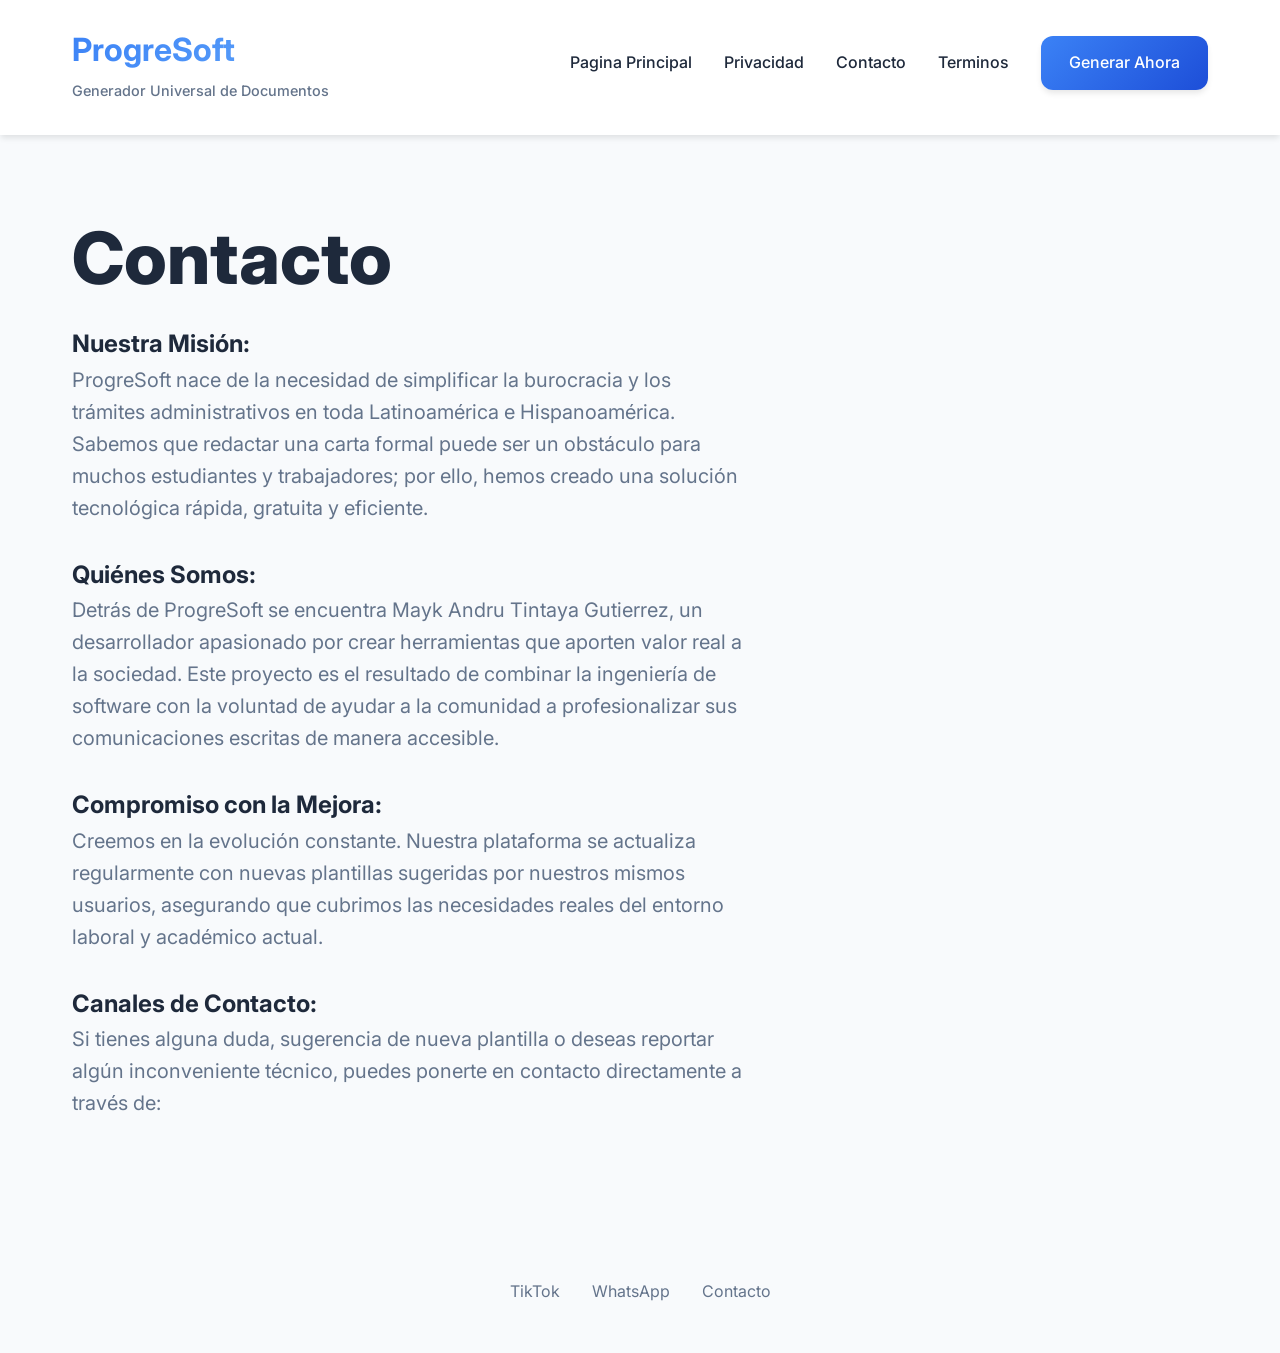
<file: contacto.html>
<!DOCTYPE html>
<html lang="en">
<head>
    <meta charset="UTF-8">
    <meta name="viewport" content="width=device-width, initial-scale=1.0">
    <title>Document</title>
    <link rel="stylesheet" href="estilos/main.css">
    <link href="https://fonts.googleapis.com/css2?family=Inter:wght@300;400;500;600;700&display=swap" rel="stylesheet">
</head>
<body>
    <header class="header">
        <nav class="navbar">
            <div class="logo">
                <h1>ProgreSoft</h1>
                <span>Generador Universal de Documentos</span>
            </div>
            <ul class="nav-links">
                <li><a href="index.html">Pagina Principal</a></li>
                <li><a href="privacidad.html">Privacidad</a></li>
                <li><a href="contacto.html">Contacto</a></li>
                <li><a href="terminos.html">Terminos</a></li>
                <li><a href="generador.html" class="btn-primary">Generar Ahora</a></li>
            </ul>
            <div class="mobile-menu">☰</div>
        </nav>
    </header>
    <main>
        <section d="hero" class="hero">
            <div class="hero-content">
                <h1>Contacto</h1>
                <h2>Nuestra Misión:</h2>
                <p>ProgreSoft nace de la necesidad de simplificar la burocracia y los trámites administrativos en toda Latinoamérica e Hispanoamérica. Sabemos que redactar una carta formal puede ser un obstáculo para muchos estudiantes y trabajadores; por ello, hemos creado una solución tecnológica rápida, gratuita y eficiente.</p>
                <h2>Quiénes Somos:</h2>
                <p>Detrás de ProgreSoft se encuentra Mayk Andru Tintaya Gutierrez, un desarrollador apasionado por crear herramientas que aporten valor real a la sociedad. Este proyecto es el resultado de combinar la ingeniería de software con la voluntad de ayudar a la comunidad a profesionalizar sus comunicaciones escritas de manera accesible.</p>
                <h2>Compromiso con la Mejora:</h2>
                <p>Creemos en la evolución constante. Nuestra plataforma se actualiza regularmente con nuevas plantillas sugeridas por nuestros mismos usuarios, asegurando que cubrimos las necesidades reales del entorno laboral y académico actual.</p>
                <h2>Canales de Contacto:</h2>
                <p>Si tienes alguna duda, sugerencia de nueva plantilla o deseas reportar algún inconveniente técnico, puedes ponerte en contacto directamente a través de:</p>
            </div>
        </section>
    </main>
    <footer class="footer">
        <div class="social-links"
        style="display: flex; justify-content: center;">
            <a href="">TikTok</a>
            <a href="#">WhatsApp</a>
            <a href="#">Contacto</a>
        </div>
    </footer>

    <script src="scripts/main.js"></script>
    <script async src="https://pagead2.googlesyndication.com/pagead/js/adsbygoogle.js?client=ca-pub-XXXX"></script>
</body>
</html>
</file>
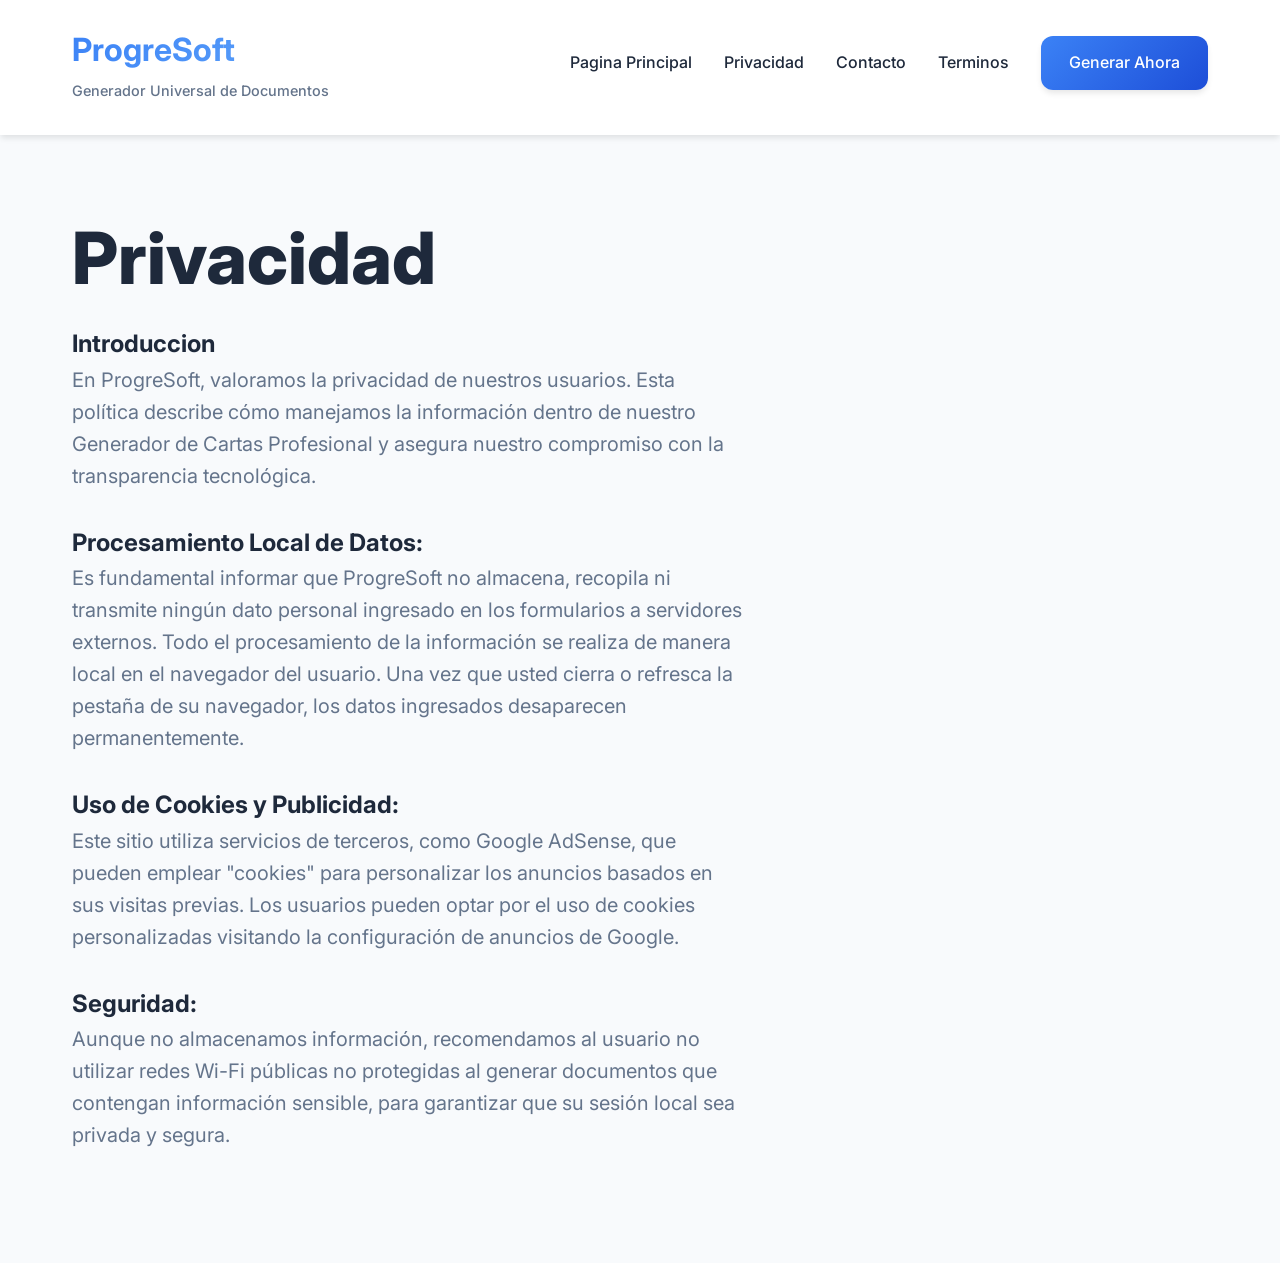
<file: privacidad.html>
<!DOCTYPE html>
<html lang="en">
<head>
    <meta charset="UTF-8">
    <meta name="viewport" content="width=device-width, initial-scale=1.0">
    <title>Document</title>
    <link rel="stylesheet" href="estilos/main.css">
    <link href="https://fonts.googleapis.com/css2?family=Inter:wght@300;400;500;600;700&display=swap" rel="stylesheet">
</head>
<body>
    <header class="header">
        <nav class="navbar">
            <div class="logo">
                <h1>ProgreSoft</h1>
                <span>Generador Universal de Documentos</span>
            </div>
            <ul class="nav-links">
                <li><a href="index.html">Pagina Principal</a></li>

                <li><a href="privacidad.html">Privacidad</a></li>
                <li><a href="contacto.html">Contacto</a></li>
                <li><a href="terminos.html">Terminos</a></li>
                <li><a href="generador.html" class="btn-primary">Generar Ahora</a></li>
            </ul>
            <div class="mobile-menu">☰</div>
        </nav>
    </header>
    <main>
        <section d="hero" class="hero">
            <div class="hero-content">
                <h1>Privacidad</h1>
                <h2>Introduccion</h2>
                <p>En ProgreSoft, valoramos la privacidad de nuestros usuarios. Esta política describe cómo manejamos la información dentro de nuestro Generador de Cartas Profesional y asegura nuestro compromiso con la transparencia tecnológica.</p>
                <h2>Procesamiento Local de Datos:</h2>
                <p>Es fundamental informar que ProgreSoft no almacena, recopila ni transmite ningún dato personal ingresado en los formularios a servidores externos. Todo el procesamiento de la información se realiza de manera local en el navegador del usuario. Una vez que usted cierra o refresca la pestaña de su navegador, los datos ingresados desaparecen permanentemente.</p>
                <h2>Uso de Cookies y Publicidad:</h2>
                <p>Este sitio utiliza servicios de terceros, como Google AdSense, que pueden emplear "cookies" para personalizar los anuncios basados en sus visitas previas. Los usuarios pueden optar por el uso de cookies personalizadas visitando la configuración de anuncios de Google.</p>
                <h2>Seguridad:</h2>
                <p>Aunque no almacenamos información, recomendamos al usuario no utilizar redes Wi-Fi públicas no protegidas al generar documentos que contengan información sensible, para garantizar que su sesión local sea privada y segura.</p>
            </div>
        </section>
    </main>
    <script src="scripts/main.js"></script>
    <script async src="https://pagead2.googlesyndication.com/pagead/js/adsbygoogle.js?client=ca-pub-XXXX"></script>
</body>
</html>
</file>
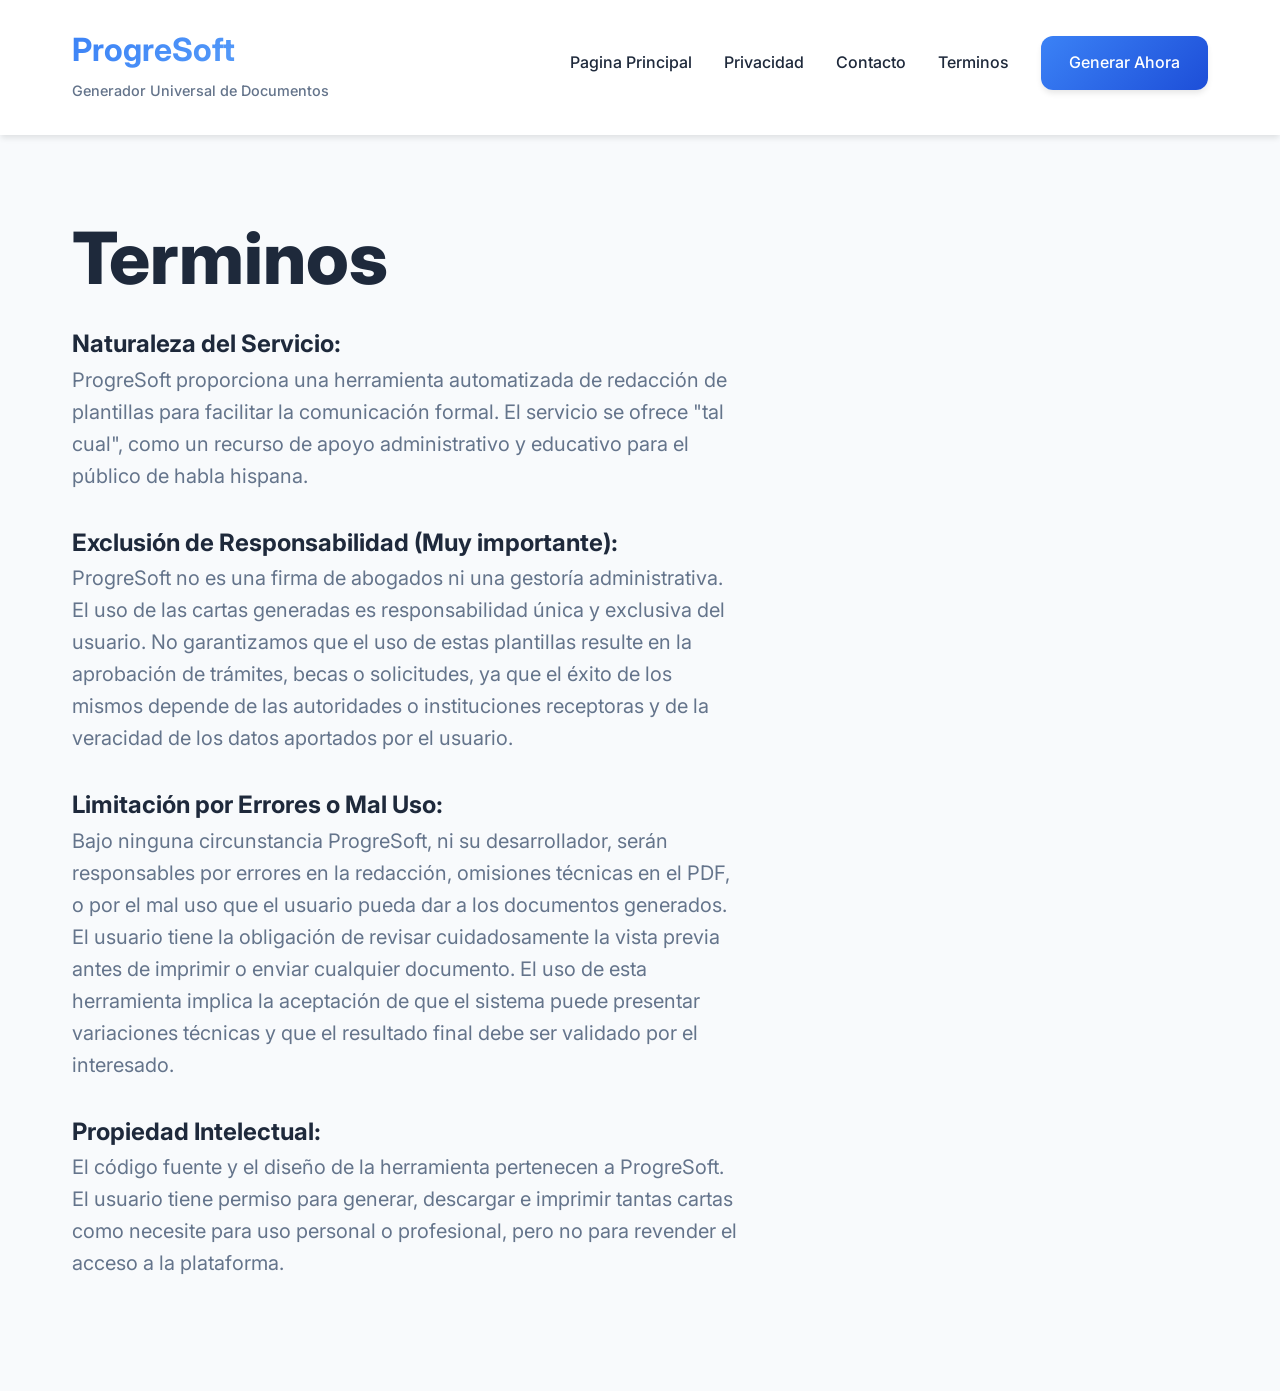
<file: terminos.html>
<!DOCTYPE html>
<html lang="en">
<head>
    <meta charset="UTF-8">
    <meta name="viewport" content="width=device-width, initial-scale=1.0">
    <title>Document</title>
    <link rel="stylesheet" href="estilos/main.css">
    <link href="https://fonts.googleapis.com/css2?family=Inter:wght@300;400;500;600;700&display=swap" rel="stylesheet">
</head>
<body>
    <header class="header">
        <nav class="navbar">
            <div class="logo">
                <h1>ProgreSoft</h1>
                <span>Generador Universal de Documentos</span>
            </div>
            <ul class="nav-links">
                <li><a href="index.html">Pagina Principal</a></li>
                <li><a href="privacidad.html">Privacidad</a></li>
                <li><a href="contacto.html">Contacto</a></li>
                <li><a href="terminos.html">Terminos</a></li>
                <li><a href="generador.html" class="btn-primary">Generar Ahora</a></li>
            </ul>
            <div class="mobile-menu">☰</div>
        </nav>
    </header>
    <main>
        <section d="hero" class="hero">
            <div class="hero-content">
                <h1>Terminos</h1>
                <h2>Naturaleza del Servicio:</h2>
                <p>ProgreSoft proporciona una herramienta automatizada de redacción de plantillas para facilitar la comunicación formal. El servicio se ofrece "tal cual", como un recurso de apoyo administrativo y educativo para el público de habla hispana.</p>
                <h2>Exclusión de Responsabilidad (Muy importante):</h2>
                <p>ProgreSoft no es una firma de abogados ni una gestoría administrativa. El uso de las cartas generadas es responsabilidad única y exclusiva del usuario. No garantizamos que el uso de estas plantillas resulte en la aprobación de trámites, becas o solicitudes, ya que el éxito de los mismos depende de las autoridades o instituciones receptoras y de la veracidad de los datos aportados por el usuario.</p>
                <h2>Limitación por Errores o Mal Uso:</h2>
                <p>Bajo ninguna circunstancia ProgreSoft, ni su desarrollador, serán responsables por errores en la redacción, omisiones técnicas en el PDF, o por el mal uso que el usuario pueda dar a los documentos generados. El usuario tiene la obligación de revisar cuidadosamente la vista previa antes de imprimir o enviar cualquier documento. El uso de esta herramienta implica la aceptación de que el sistema puede presentar variaciones técnicas y que el resultado final debe ser validado por el interesado.</p>
                <h2>Propiedad Intelectual:</h2>
                <p>El código fuente y el diseño de la herramienta pertenecen a ProgreSoft. El usuario tiene permiso para generar, descargar e imprimir tantas cartas como necesite para uso personal o profesional, pero no para revender el acceso a la plataforma.</p>
            </div>
        </section>
    </main>
    <script src="scripts/main.js"></script>
    <script async src="https://pagead2.googlesyndication.com/pagead/js/adsbygoogle.js?client=ca-pub-XXXX"></script>
</body>
</html>
</file>
<file: estilos/main.css>
/* === VARIABLES CSS === */
:root {
    /* Light Mode */
    --bg-primary: #f8fafc;
    --bg-secondary: #ffffff;
    --card-bg: #ffffff;
    --text-primary: #1e293b;
    --text-secondary: #64748b;
    --accent: #3b82f6;
    --accent-hover: #1d4ed8;
    --border: #e2e8f0;
    --shadow: 0 4px 6px -1px rgba(0, 0,0, 0.1);
    --shadow-lg: 0 20px 40px rgba(0,0,0,0.15);
}

[data-theme="dark"] {
    /* Dark Mode */
    --bg-primary: #0f0f23;
    --bg-secondary: #1a1a2e;
    --card-bg: #16213e;
    --text-primary: #f8fafc;
    --text-secondary: #94a3b8;
    --accent: #1e3799;
    --accent-hover: #0c2461;
    --border: #334155;
    --shadow: 0 10px 30px rgba(0,0,0,0.5);
    --shadow-lg: 0 25px 50px rgba(0,0,0,0.6);
}

* {
    margin: 0;
    padding: 0;
    box-sizing: border-box;
}

body {
    font-family: 'Inter', -apple-system, BlinkMacSystemFont, sans-serif;
    background: var(--bg-primary);
    color: var(--text-primary);
    line-height: 1.6;
    transition: all 0.3s ease;
    overflow-x: hidden;
}

/* === COMMON === */
.btn-primary, .btn-primary.btn-large {
    background: linear-gradient(135deg, var(--accent), var(--accent-hover));
    color: white !important;
    border: none;
    padding: 14px 28px;
    border-radius: 12px;
    font-weight: 600;
    cursor: pointer;
    transition: all 0.3s ease;
    text-decoration: none;
    display: inline-flex;
    align-items: center;
    gap: 10px;
    font-size: 1rem;
    box-shadow: var(--shadow);
}

.btn-primary:hover, .btn-primary.btn-large:hover {
    background: linear-gradient(135deg, var(--accent-hover), var(--accent));
    transform: translateY(-2px);
    box-shadow: var(--shadow-lg);
}

.btn-secondary, .btn-secondary.btn-large {
    background: transparent;
    color: var(--text-primary);
    border: 2px solid var(--border);
    padding: 14px 28px;
    border-radius: 12px;
    font-weight: 600;
    cursor: pointer;
    transition: all 0.3s ease;
    text-decoration: none;
    display: inline-flex;
    align-items: center;
    gap: 10px;
    font-size: 1rem;
}

.btn-secondary:hover, .btn-secondary.btn-large:hover {
    background: var(--border);
    transform: translateY(-1px);
}

/* === LANDING PAGE === */
.header {
    background: var(--bg-secondary);
    box-shadow: var(--shadow);
    position: sticky;
    top: 0;
    z-index: 100;
    height: 15vh;
}

.navbar {
    max-width: 1200px;
    margin: 0 auto;
    padding: 1.5rem 2rem;
    display: flex;
    justify-content: space-between;
    align-items: center;
}

.logo {
    display: flex;
    flex-direction: column;
    gap: 0.25rem;
}

.logo h1 {
    font-size: 2rem;
    font-weight: 700;
    background: linear-gradient(135deg, var(--accent), #60a5fa);
    -webkit-background-clip: text;
    -webkit-text-fill-color: transparent;
    background-clip: text;
    margin: 0;
}

.logo span {
    font-size: 0.9rem;
    color: var(--text-secondary);
    font-weight: 500;
}

.nav-links {
    display: flex;
    list-style: none;
    gap: 2rem;
    align-items: center;
}

.nav-links li a {
    color: var(--text-primary);
    text-decoration: none;
    font-weight: 500;
    transition: color 0.3s ease;
}

.nav-links li a:hover {
    color: var(--accent);
}

.mobile-menu {
    display: none;
    font-size: 1.1rem;
    cursor: pointer;
    padding: 1rem;
    border-radius: 50%;
    width: 50px;
    height: 50px;
    background-color: rgba(102, 115, 240, 0.5);
    box-shadow: 0px 0px 20px rgb(135, 135, 225);
}

.hero {
    max-width: 1200px;
    margin: 0 auto;
    padding: 5rem 2rem;
    display: grid;
    grid-template-columns: 1fr 400px;
    gap: 4rem;
    align-items: center;
}

.hero h1 {
    font-size: clamp(2.8rem, 6vw, 4.5rem);
    line-height: 1.2;
    margin-bottom: 1.5rem;
    font-weight: 800;
}

.gradient-text {
    background: linear-gradient(135deg, var(--accent), #60a5fa);
    -webkit-background-clip: text;
    -webkit-text-fill-color: transparent;
    background-clip: text;
}

.hero p {
    font-size: 1.25rem;
    margin-bottom: 2rem;
    color: var(--text-secondary);
}

.hero-buttons {
    display: flex;
    gap: 1.5rem;
    margin: 2rem 0;
    flex-wrap: wrap;
}

.hero-image {
    display: flex;
    justify-content: center;
    align-items: flex-end;
}

.demo-pdf {
    position: relative;
}

.pdf-mockup {
    background: linear-gradient(145deg, #ffffff, #f0f0f0);
    width: 280px;
    height: 380px;
    border-radius: 12px;
    box-shadow: var(--shadow-lg);
    padding: 30px 25px;
    text-align: center;
    position: relative;
}

.pdf-mockup::before {
    content: '';
    position: absolute;
    top: 10px;
    left: 15px;
    right: 15px;
    height: 8px;
    background: linear-gradient(90deg, #3b82f6, #10b981);
    border-radius: 4px;
}

.pdf-mockup span {
    font-size: 1.2rem;
    font-weight: 700;
    color: var(--text-primary);
    display: block;
    margin-bottom: 0.5rem;
}

.pdf-mockup small {
    color: var(--text-secondary);
    font-size: 0.85rem;
}

.features, .testimonials {
    padding: 6rem 2rem;
    max-width: 1200px;
    margin: 0 auto;
}

.features h2, .testimonials h2 {
    text-align: center;
    font-size: 3rem;
    margin-bottom: 3rem;
    background: linear-gradient(135deg, var(--text-primary), var(--text-secondary));
    -webkit-background-clip: text;
    -webkit-text-fill-color: transparent;
    background-clip: text;
}

.cards-grid {
    display: grid;
    grid-template-columns: repeat(auto-fit, minmax(320px, 1fr));
    gap: 2rem;
}

.card {
    background: var(--card-bg);
    padding: 2.5rem 2rem;
    border-radius: 20px;
    text-align: center;
    box-shadow: var(--shadow);
    border: 1px solid var(--border);
    transition: all 0.4s ease;
    height: 100%;
}

.card:hover {
    transform: translateY(-12px);
    box-shadow: var(--shadow-lg);
}

.card-icon {
    font-size: 4rem;
    margin-bottom: 1.5rem;
    display: block;
}

.card h3 {
    font-size: 1.5rem;
    margin-bottom: 1.5rem;
    color: var(--text-primary);
}

.card ul {
    list-style: none;
    text-align: left;
}

.card li {
    padding: 0.5rem 0;
    color: var(--text-secondary);
    padding-left: 1.5rem;
    position: relative;
}

.card li::before {
    content: '✓';
    position: absolute;
    left: 0;
    color: var(--accent);
    font-weight: bold;
}

.sugerencia-form {
    max-width: 600px;
    margin: 3rem auto;
    display: grid;
    gap: 1.5rem;
    padding: 2rem;
    background: var(--card-bg);
    border-radius: 16px;
    box-shadow: var(--shadow);
}

.sugerencia-form input {
    padding: 16px;
    border: 2px solid var(--border);
    border-radius: 12px;
    font-size: 1rem;
    background: var(--bg-secondary);
    color: var(--text-primary);
    transition: border-color 0.3s ease;
}

.sugerencia-form input:focus {
    outline: none;
    border-color: var(--accent);
    box-shadow: 0 0 0 3px rgba(59, 130, 246, 0.1);
}

.sugerencia-form button {
    background: linear-gradient(135deg, var(--accent), var(--accent-hover));
    color: white;
    border: none;
    padding: 16px;
    border-radius: 12px;
    font-size: 1.1rem;
    font-weight: 700;
    cursor: pointer;
    transition: all 0.3s ease;
}

.stats {
    display: grid;
    grid-template-columns: repeat(auto-fit, minmax(180px, 1fr));
    gap: 3rem;
    text-align: center;
    padding: 6rem 2rem;
    background: linear-gradient(135deg, var(--bg-secondary), var(--bg-primary));
}

.stat {
    padding: 2rem;
}

.stat h3 {
    font-size: 4rem;
    font-weight: 800;
    background: linear-gradient(135deg, var(--accent), #60a5fa);
    -webkit-background-clip: text;
    -webkit-text-fill-color: transparent;
    background-clip: text;
    margin-bottom: 0.5rem;
}

.stat p {
    color: var(--text-secondary);
    font-size: 1.1rem;
    font-weight: 500;
}

/* === GENERADOR APP === */
.app-container {
    max-width: 1400px;
    margin: 0 auto;
    min-height: 100vh;
    padding-bottom: 2rem;
}

.theme-toggle {
    position: fixed;
    top: 20px;
    right: 20px;
    width: 56px;
    height: 56px;
    border-radius: 50%;
    background: var(--card-bg);
    border: 2px solid var(--border);
    font-size: 1.3rem;
    cursor: pointer;
    z-index: 1000;
    transition: all 0.3s ease;
    display: flex;
    align-items: center;
    justify-content: center;
    box-shadow: var(--shadow);
}

.theme-toggle:hover {
    transform: scale(1.05);
    box-shadow: var(--shadow-lg);
}

.app-header {
    background: var(--bg-secondary);
    padding: 1.5rem 2rem;
    box-shadow: var(--shadow);
    border-radius: 0 0 20px 20px;
    margin-bottom: 2rem;
}

.header-content {
    max-width: 1200px;
    margin: 0 auto;
    display: flex;
    justify-content: space-between;
    align-items: center;
}

.logo-area h1 {
    font-size: 1.8rem;
    margin: 0;
}

.badge {
    background: var(--accent);
    color: white;
    padding: 4px 8px;
    border-radius: 20px;
    font-size: 0.8rem;
    font-weight: 600;
    margin-left: 0.5rem;
}

.logo-area p {
    color: var(--text-secondary);
    margin-top: 0.25rem;
}

.btn-home {
    background: var(--bg-primary);
    padding: 12px 24px;
    border-radius: 10px;
    text-decoration: none;
    font-weight: 600;
    transition: all 0.3s ease;
}

.btn-home:hover {
    background: var(--accent);
    color: white !important;
}

.main-content {
    display: grid;
    grid-template-columns: 1fr 1fr;
    gap: 2.5rem;
    padding: 0 2rem 2rem;
    max-width: 1400px;
    margin: 0 auto;
}

.card-panel {
    background: var(--card-bg);
    padding: 2rem;
    border-radius: 20px;
    box-shadow: var(--shadow);
    border: 1px solid var(--border);
}

.panel-title {
    font-size: 1.3rem;
    margin-bottom: 1.5rem;
    color: var(--text-primary);
    display: flex;
    align-items: center;
    gap: 0.5rem;
}

.config-grid {
    display: grid;
    grid-template-columns: 1fr 1fr;
    gap: 1.5rem;
    margin-bottom: 2rem;
}

.config-row {
    display: flex;
    flex-direction: column;
    gap: 0.75rem;
    margin-bottom: 1.5rem;
}

.config-row label {
    font-weight: 600;
    font-size: 0.95rem;
    color: var(--text-primary);
}

.variante-selector, .align-selector {
    display: flex;
    gap: 0.75rem;
}

.opt-btn, .align-btn {
    flex: 1;
    padding: 12px;
    border: 2px solid var(--border);
    background: transparent;
    border-radius: 10px;
    cursor: pointer;
    transition: all 0.3s ease;
    font-weight: 500;
}

.opt-btn.active, .align-btn.active {
    background: var(--accent);
    color: white;
    border-color: var(--accent);
}

.helper-text {
    font-size: 0.85rem;
    color: var(--text-secondary);
    margin-top: 0.25rem;
}

.input-grid {
    display: grid;
    grid-template-columns: 1fr 1fr;
    gap: 1.5rem;
}

.input-group {
    display: flex;
    flex-direction: column;
    gap: 0.5rem;
}

.input-group.full-width {
    grid-column: 1 / -1;
}

.input-group label {
    font-weight: 600;
    font-size: 0.9rem;
    color: var(--text-primary);
}

select, input[type="text"], input[type="email"] {
    padding: 14px 16px;
    border: 2px solid var(--border);
    border-radius: 12px;
    background: var(--bg-secondary);
    color: var(--text-primary);
    font-size: 1rem;
    font-family: inherit;
    transition: all 0.3s ease;
}

select:focus, input:focus {
    outline: none;
    border-color: var(--accent);
    box-shadow: 0 0 0 3px rgba(59, 130, 246, 0.1);
}

.action-area {
    margin-top: 2rem;
    padding-top: 2rem;
    border-top: 1px solid var(--border);
}

.legal-box {
    display: flex;
    align-items: flex-start;
    gap: 0.75rem;
    margin-bottom: 1.5rem;
    padding: 1rem;
    background: rgba(59, 130, 246, 0.05);
    border-radius: 12px;
    border: 1px solid rgba(59, 130, 246, 0.2);
}

.legal-box input[type="checkbox"] {
    margin-top: 0.2rem;
    width: 18px;
    height: 18px;
    accent-color: var(--accent);
}

.legal-box label {
    font-size: 0.9rem;
    cursor: pointer;
    line-height: 1.5;
}

#btnGenerar {
    width: 100%;
    background: linear-gradient(135deg, var(--accent), var(--accent-hover));
    color: white !important;
    border: none;
    padding: 20px;
    border-radius: 16px;
    font-size: 1.2rem;
    font-weight: 700;
    cursor: pointer;
    box-shadow: var(--shadow);
    transition: all 0.3s ease;
    display: flex;
    align-items: center;
    justify-content: center;
    gap: 12px;
}

#btnGenerar:hover:not(:disabled) {
    transform: translateY(-3px);
    box-shadow: var(--shadow-lg);
}

#btnGenerar:disabled {
    opacity: 0.5;
    cursor: not-allowed;
    transform: none;
}

/* === PREVIEW === */
.preview-section {
    position: relative;
}

.preview-toolbar {
    background: var(--card-bg);
    padding: 1.5rem;
    border-radius: 20px 20px 0 0;
    box-shadow: var(--shadow);
    border: 1px solid var(--border);
    border-bottom: none;
    display: flex;
    justify-content: space-between;
    align-items: center;
}

.preview-toolbar h3 {
    display: flex;
    align-items: center;
    gap: 0.5rem;
    margin: 0;
}

#previewStatus {
    background: #10b981;
    color: white;
    padding: 8px 16px;
    border-radius: 25px;
    font-size: 0.85rem;
    font-weight: 600;
}

#hojaPapel {
    background: #ffffff;
    min-height: 750px;
    border-radius: 0 0 20px 20px;
    box-shadow: var(--shadow-lg);
    padding: 50px 40px;
    position: relative;
    overflow: hidden;
    font-family: 'Helvetica', Arial, sans-serif;
    line-height: 1.6;
    border: 1px solid var(--border);
    border-top: none;
}

#previewCarta {
    min-height: 650px;
    font-size: 12px;
}

.placeholder-text {
    color: #9ca3af;
    text-align: center;
    padding-top: 200px;
    font-size: 1.1rem;
}

.watermark {
    position: absolute;
    bottom: 20px;
    right: 20px;
    font-size: 0.7rem;
    color: #e5e7eb;
    font-style: italic;
}

.preview-note {
    text-align: center;
    color: var(--text-secondary);
    font-size: 0.9rem;
    margin-top: 1rem;
    padding: 1rem;
    background: var(--bg-secondary);
    border-radius: 12px;
}

/* === FOOTER === */
.app-footer, .footer {
    text-align: center;
    padding: 3rem 2rem;
    color: var(--text-secondary);
}

.footer-content {
    max-width: 1200px;
    margin: 0 auto;
    display: flex;
    flex-direction: column;
    gap: 1rem;
    align-items: center;
}

.social-links {
    display: flex;
    gap: 2rem;
}

.social-links a {
    color: var(--text-secondary);
    text-decoration: none;
    transition: color 0.3s ease;
}

.social-links a:hover {
    color: var(--accent);
}

.ad-placeholder, .ad-slot {
    background: linear-gradient(135deg, var(--bg-secondary), var(--card-bg));
    padding: 2rem;
    text-align: center;
    margin: 2rem 0;
    border-radius: 16px;
    border: 2px dashed var(--border);
    color: var(--text-secondary);
}

.ad-slot::before {
    content: "📢 ESPACIO PUBLICITARIO - PEGA AQUÍ TU CÓDIGO ADSENSE";
    font-size: 0.95rem;
    margin-bottom: 1rem;
    display: block;
}

/* === MOBILE RESPONSIVE === */
@media (max-width: 1024px) {
    .main-content {
        grid-template-columns: 1fr;
        gap: 2rem;
        padding: 0 1rem;
    }
    
    .config-grid, .input-grid {
        grid-template-columns: 1fr;
    }
    
    .hero {
        grid-template-columns: 1fr;
        text-align: center;
        gap: 3rem;
    }
    
    .hero-image {
        order: -1;
    }
}

@media (max-width: 768px) {
    .navbar {
        flex-direction: column;
        gap: 1rem;
        padding: 1rem;
    }
    
    .nav-links {
        display: none;
    }
    
    .nav-links.active {
        display: flex;
        flex-direction: column;
        gap: 1rem;
        width: 100%;
        padding: 1rem 0;
        background: var(--bg-secondary);
        border-radius: 12px;
    }
    
    .mobile-menu {
        display: block;
    }
    
    .cards-grid {
        grid-template-columns: 1fr;
    }
    
    .stats {
        grid-template-columns: repeat(2, 1fr);
        gap: 2rem;
    }
    
    .sugerencia-form {
        margin: 2rem 1rem;
        padding: 1.5rem;
    }
    
    .hero-buttons {
        flex-direction: column;
        align-items: center;
    }
    
    .pdf-mockup {
        width: 240px;
        height: 320px;
        padding: 25px 20px;
    }
}

@media (max-width: 480px) {
    .stats {
        grid-template-columns: 1fr;
    }
    
    .panel-title {
        font-size: 1.2rem;
    }
    
    #btnGenerar {
        font-size: 1.1rem;
        padding: 18px;
    }
    
    .variante-selector, .align-selector {
        flex-direction: column;
    }
}

/* === ANIMATIONS === */
@keyframes fadeInUp {
    from {
        opacity: 0;
        transform: translateY(30px);
    }
    to {
        opacity: 1;
        transform: translateY(0);
    }
}

.card, .stat {
    animation: fadeInUp 0.6s ease forwards;
}

.card:nth-child(1) { animation-delay: 0.1s; }
.card:nth-child(2) { animation-delay: 0.2s; }
.card:nth-child(3) { animation-delay: 0.3s; }

/* === SCROLLBAR === */
::-webkit-scrollbar {
    width: 8px;
}

::-webkit-scrollbar-track {
    background: var(--bg-secondary);
}

::-webkit-scrollbar-thumb {
    background: var(--border);
    border-radius: 4px;
}

::-webkit-scrollbar-thumb:hover {
    background: var(--accent);
}
/* FIX: Preview PDF siempre legible (blanco/negro) */
#hojaPapel {
    background: #ffffff !important;
    color: #000000 !important;
}

#hojaPapel *,
#previewCarta * {
    background: transparent !important;
    color: #000000 !important;
}

#hojaPapel strong {
    color: #000000 !important;
    font-weight: 700 !important;
}

#hojaPapel em {
    color: #2d3748 !important;
    font-style: italic !important;
}

.watermark {
    color: #a0aec0 !important;
    opacity: 0.7 !important;
}

/* Sombra adaptativa */
[data-theme="light"] #hojaPapel {
    box-shadow: 0 20px 60px rgba(0,0,0,0.15) !important;
}

[data-theme="dark"] #hojaPapel {
    box-shadow: 0 35px 100px rgba(0,0,0,0.5) !important;
}
</file>
